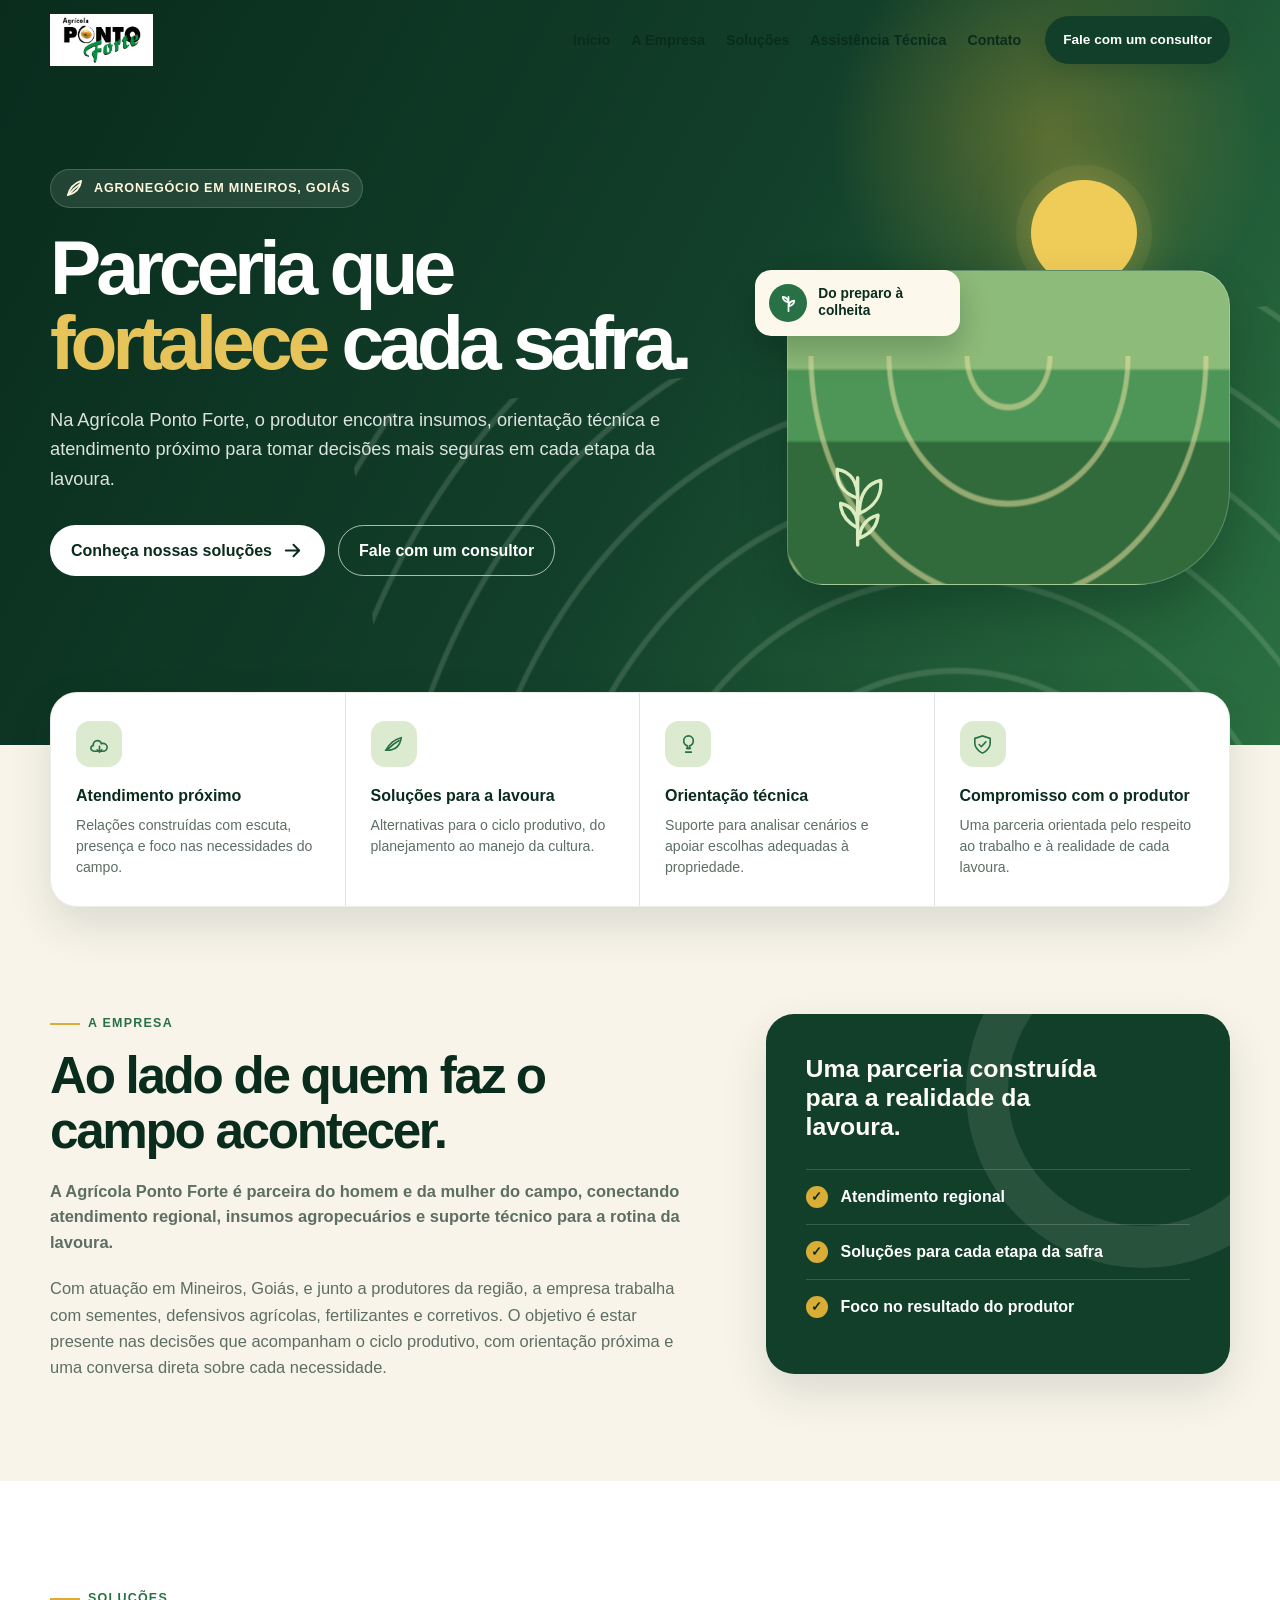
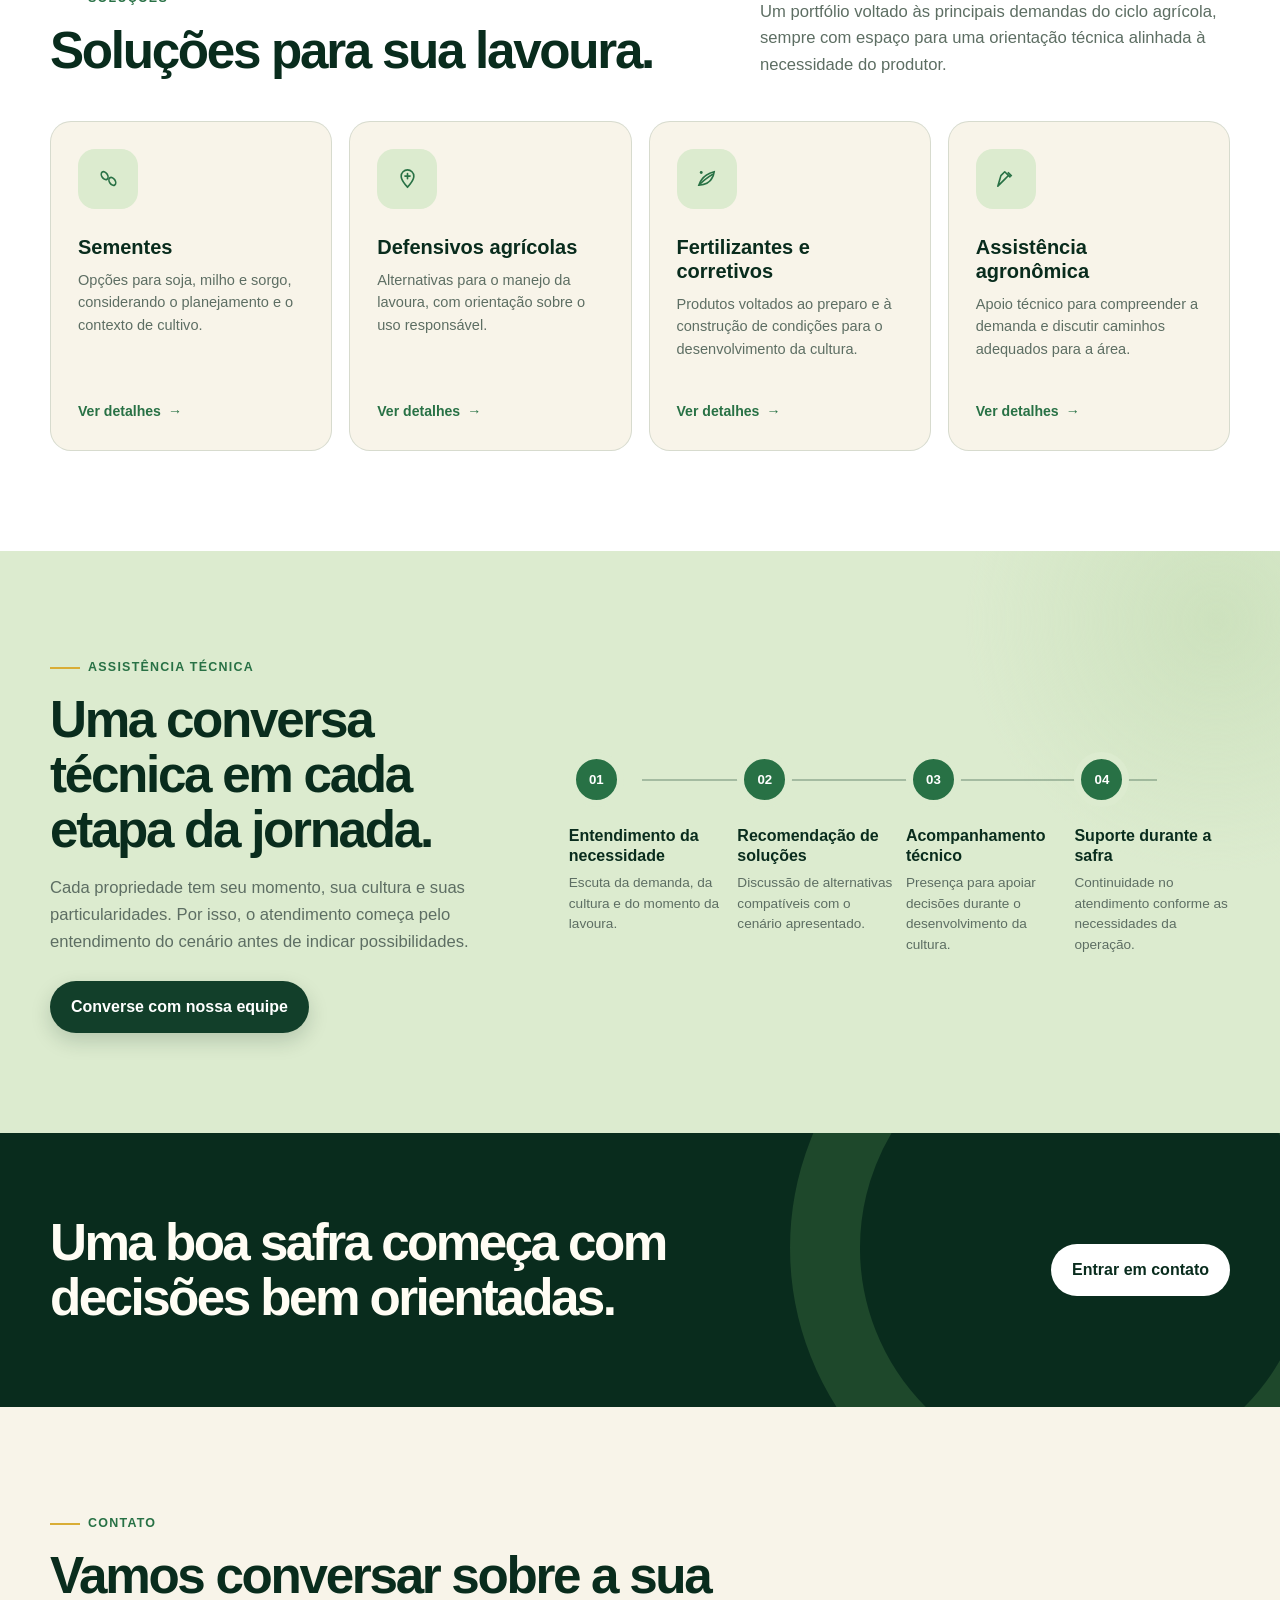
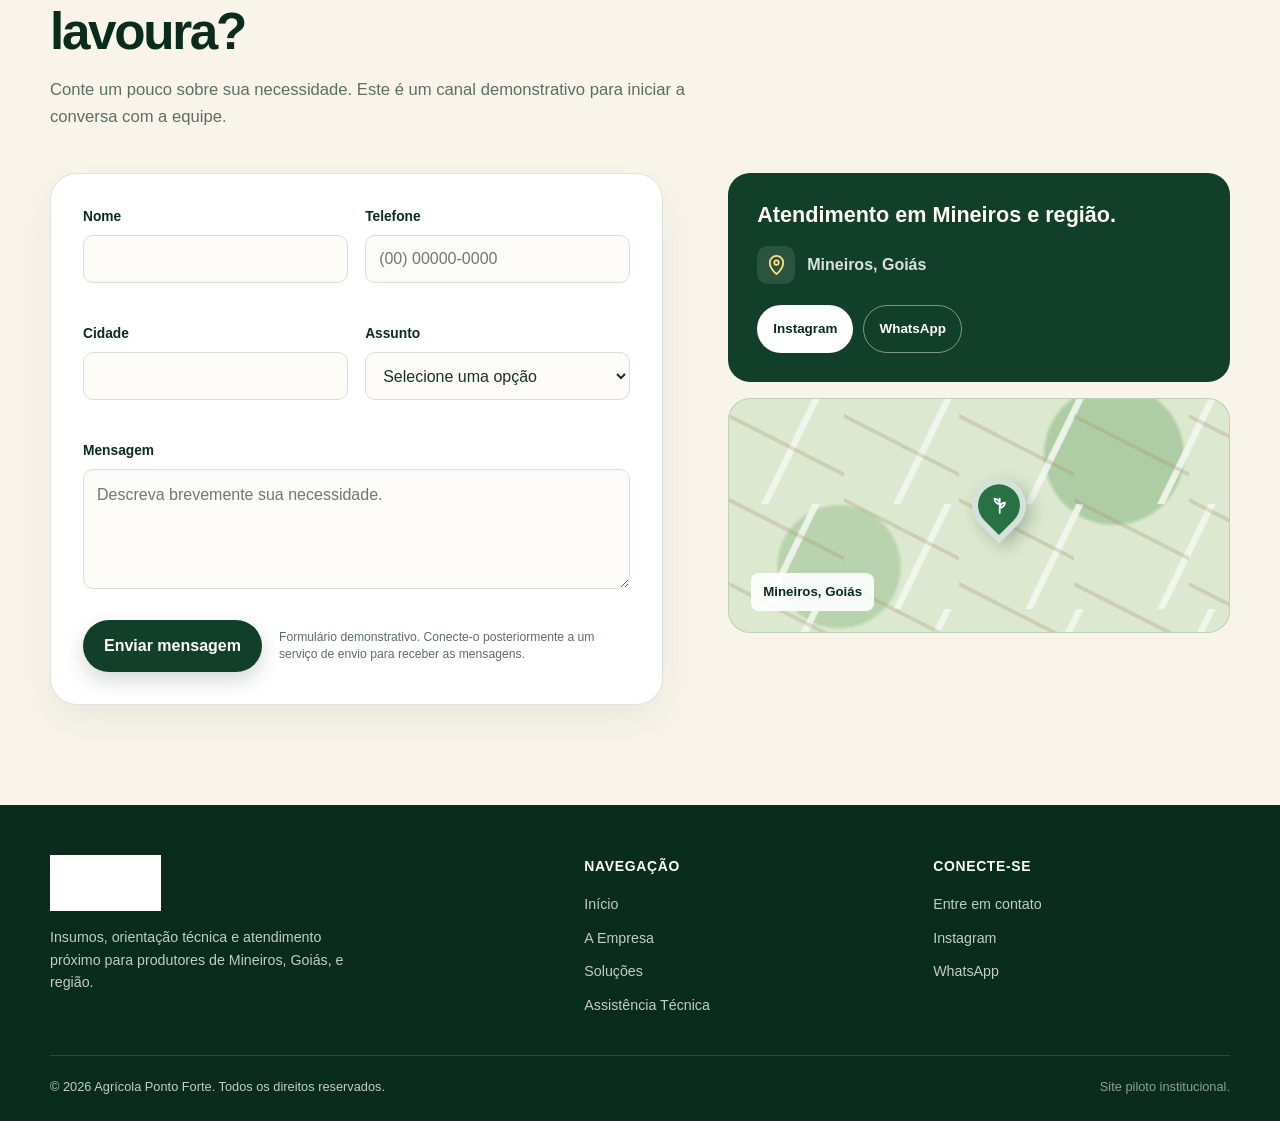
<file: index.html>
<!DOCTYPE html>
<html lang="pt-BR">
<head>
  <meta charset="UTF-8">
  <meta name="viewport" content="width=device-width, initial-scale=1.0">
  <meta name="description" content="Agrícola Ponto Forte, insumos agropecuários, orientação técnica e atendimento próximo ao produtor em Mineiros, Goiás.">
  <meta name="theme-color" content="#123f2a">
  <link rel="icon" href="data:image/svg+xml,%3Csvg xmlns='http://www.w3.org/2000/svg' viewBox='0 0 64 64'%3E%3Crect width='64' height='64' rx='14' fill='%23123f2a'/%3E%3Cpath d='M17 43c5-17 14-25 30-27-2 17-11 28-30 27Z' fill='%23d8ae3b'/%3E%3C/svg%3E">
  <title>Agrícola Ponto Forte | Parceria para cada safra</title>

  <style>
    :root {
      --deep: #092c1d;
      --primary: #123f2a;
      --green: #287145;
      --light-green: #dcebcf;
      --sand: #f8f4e9;
      --earth: #8b5e3c;
      --yellow: #d9ad36;
      --white: #fff;
      --ink: #193126;
      --muted: #5d6e63;
      --line: rgba(18, 63, 42, .14);
      --shadow: 0 18px 45px rgba(9, 44, 29, .12);
      --max: 1180px;
    }

    * { box-sizing: border-box; }
    html { scroll-behavior: smooth; scroll-padding-top: 90px; }
    body {
      margin: 0;
      color: var(--ink);
      background: var(--sand);
      font-family: Arial, Helvetica, sans-serif;
      line-height: 1.6;
      overflow-x: hidden;
    }

    body.menu-open, body.modal-open { overflow: hidden; }
    a { color: inherit; text-decoration: none; }
    button, input, textarea, select { font: inherit; }
    button { cursor: pointer; }
    img { max-width: 100%; }
    :focus-visible { outline: 3px solid var(--yellow); outline-offset: 4px; }

    .container { width: min(calc(100% - 40px), var(--max)); margin: auto; }
    .section { padding: 100px 0; }
    .label {
      display: inline-flex;
      align-items: center;
      gap: 8px;
      margin: 0 0 14px;
      color: var(--green);
      font-size: .78rem;
      font-weight: 800;
      letter-spacing: .1em;
      text-transform: uppercase;
    }

    .label::before { width: 30px; height: 2px; content: ""; background: var(--yellow); }
    h1, h2, h3, p { margin-top: 0; }
    .title {
      max-width: 720px;
      margin-bottom: 0;
      color: var(--deep);
      font-size: clamp(2rem, 4vw, 3.4rem);
      line-height: 1.08;
      letter-spacing: -.045em;
    }

    .intro {
      max-width: 680px;
      margin: 18px 0 0;
      color: var(--muted);
      font-size: 1.04rem;
    }

    .btn {
      display: inline-flex;
      align-items: center;
      justify-content: center;
      gap: 9px;
      min-height: 49px;
      padding: 12px 20px;
      border: 1px solid transparent;
      border-radius: 999px;
      font-weight: 800;
      transition: transform .2s ease, background .2s ease, border-color .2s ease;
    }

    .btn:hover { transform: translateY(-2px); }
    .primary { color: var(--white); background: var(--primary); box-shadow: 0 8px 20px rgba(9, 44, 29, .18); }
    .primary:hover { background: var(--deep); }
    .light { color: var(--deep); background: var(--white); }
    .outline { color: var(--primary); background: transparent; border-color: var(--primary); }
    .outline:hover { color: var(--white); background: var(--primary); }
    .icon { width: 23px; height: 23px; flex: 0 0 auto; }

    /* Cabeçalho */
    .header {
      position: fixed;
      z-index: 50;
      top: 0;
      width: 100%;
      border-bottom: 1px solid transparent;
      transition: background .2s ease, box-shadow .2s ease;
    }

    .header.scrolled {
      background: rgba(248, 244, 233, .95);
      border-color: var(--line);
      box-shadow: 0 8px 26px rgba(9, 44, 29, .08);
      backdrop-filter: blur(14px);
    }

    .header-inner {
      display: flex;
      align-items: center;
      justify-content: space-between;
      min-height: 80px;
      gap: 20px;
    }

    .brand img { display: block; max-width: 175px; max-height: 52px; object-fit: contain; }
    .nav-wrap { display: flex; align-items: center; gap: 24px; }
    nav ul { display: flex; gap: 21px; padding: 0; margin: 0; list-style: none; }

    nav a {
      position: relative;
      color: var(--deep);
      font-size: .89rem;
      font-weight: 700;
    }

    nav a::after {
      position: absolute;
      right: 0;
      bottom: -8px;
      left: 0;
      height: 2px;
      content: "";
      background: var(--yellow);
      transform: scaleX(0);
      transform-origin: left;
      transition: transform .2s ease;
    }

    nav a:hover::after, nav a:focus-visible::after { transform: scaleX(1); }
    .header-cta { min-height: 43px; padding-inline: 17px; font-size: .85rem; }

    .menu-toggle {
      display: none;
      width: 44px;
      height: 44px;
      padding: 0;
      color: var(--deep);
      background: transparent;
      border: 1px solid var(--line);
      border-radius: 12px;
    }

    .menu-toggle span, .menu-toggle::before, .menu-toggle::after {
      display: block;
      width: 20px;
      height: 2px;
      margin: 4px auto;
      content: "";
      background: currentColor;
      border-radius: 2px;
      transition: transform .2s ease, opacity .2s ease;
    }

    .menu-toggle[aria-expanded="true"] span { opacity: 0; }
    .menu-toggle[aria-expanded="true"]::before { transform: translateY(6px) rotate(45deg); }
    .menu-toggle[aria-expanded="true"]::after { transform: translateY(-6px) rotate(-45deg); }

    /* Hero */
    .hero {
      position: relative;
      min-height: 745px;
      padding: 160px 0 75px;
      overflow: hidden;
      color: var(--white);
      background:
        radial-gradient(circle at 82% 18%, rgba(217, 173, 54, .34), transparent 18%),
        linear-gradient(118deg, #092c1d 0%, #123f2a 52%, #2b7041 100%);
    }

    .hero::before {
      position: absolute;
      right: -15%;
      bottom: -35%;
      width: 85%;
      height: 88%;
      content: "";
      opacity: .8;
      background: repeating-radial-gradient(ellipse at 50% 100%, transparent 0 42px, rgba(220, 235, 207, .2) 44px 47px, transparent 49px 77px);
      transform: rotate(-7deg);
    }

    .hero-grid {
      display: grid;
      grid-template-columns: 1.05fr .75fr;
      align-items: center;
      gap: 60px;
    }

    .eyebrow {
      display: inline-flex;
      align-items: center;
      gap: 8px;
      padding: 7px 12px;
      margin-bottom: 22px;
      color: #fff7dc;
      background: rgba(255,255,255,.1);
      border: 1px solid rgba(255,255,255,.17);
      border-radius: 999px;
      font-size: .79rem;
      font-weight: 800;
      letter-spacing: .06em;
      text-transform: uppercase;
    }

    .hero h1 {
      max-width: 700px;
      margin-bottom: 0;
      font-size: clamp(3rem, 6vw, 5.7rem);
      line-height: .98;
      letter-spacing: -.065em;
    }

    .hero h1 strong { color: #e6c45a; }
    .hero-text { max-width: 650px; margin: 25px 0 0; color: rgba(255,255,255,.86); font-size: 1.14rem; }
    .hero-actions { display: flex; flex-wrap: wrap; gap: 13px; margin-top: 32px; }
    .hero .outline { color: var(--white); border-color: rgba(255,255,255,.65); }
    .hero .outline:hover { color: var(--deep); background: var(--white); border-color: var(--white); }

    .hero-visual { position: relative; min-height: 425px; }
    .sun {
      position: absolute;
      top: 20px;
      right: 20%;
      width: 106px;
      height: 106px;
      background: #efcc58;
      border-radius: 50%;
      box-shadow: 0 0 0 15px rgba(239,204,88,.08), 0 0 55px rgba(239,204,88,.36);
    }

    .field {
      position: absolute;
      right: 0;
      bottom: 0;
      left: 5%;
      height: 315px;
      overflow: hidden;
      background: linear-gradient(180deg, #8dbb79 0 31%, #4d9657 32% 54%, #326b3b 55%);
      border: 1px solid rgba(255,255,255,.22);
      border-radius: 36px 36px 95px 36px;
      box-shadow: 0 25px 45px rgba(3,29,17,.25);
    }

    .field::before {
      position: absolute;
      top: 27%;
      right: -12%;
      bottom: -35%;
      left: -12%;
      content: "";
      background: repeating-radial-gradient(ellipse at 50% 0%, transparent 0 38px, rgba(240,227,165,.52) 40px 43px, transparent 45px 78px);
    }

    .crop { position: absolute; z-index: 2; bottom: 28px; left: 28px; width: 85px; color: #dcecc1; }
    .crop path { fill: none; stroke: currentColor; stroke-linecap: round; stroke-linejoin: round; stroke-width: 4; }

    .badge {
      position: absolute;
      z-index: 3;
      top: 110px;
      left: -8px;
      display: flex;
      align-items: center;
      gap: 11px;
      width: 205px;
      padding: 14px;
      color: var(--deep);
      background: #fcf8eb;
      border-radius: 16px;
      box-shadow: 0 15px 30px rgba(3,29,17,.23);
      font-size: .86rem;
      font-weight: 800;
      line-height: 1.22;
    }

    .badge span {
      display: grid;
      width: 38px;
      height: 38px;
      flex: 0 0 auto;
      place-items: center;
      color: var(--white);
      background: var(--green);
      border-radius: 50%;
    }

    /* Diferenciais */
    .benefits { position: relative; z-index: 2; margin-top: -53px; }
    .benefit-grid {
      display: grid;
      grid-template-columns: repeat(4, 1fr);
      overflow: hidden;
      background: var(--white);
      border: 1px solid rgba(18,63,42,.09);
      border-radius: 27px;
      box-shadow: var(--shadow);
    }

    .benefit { padding: 28px 25px; border-right: 1px solid var(--line); }
    .benefit:last-child { border-right: 0; }
    .benefit-icon {
      display: grid;
      width: 46px;
      height: 46px;
      margin-bottom: 16px;
      place-items: center;
      color: var(--green);
      background: var(--light-green);
      border-radius: 14px;
    }

    .benefit h2 { margin-bottom: 6px; color: var(--deep); font-size: 1rem; }
    .benefit p { margin-bottom: 0; color: var(--muted); font-size: .88rem; line-height: 1.5; }

    /* Empresa */
    .about-grid {
      display: grid;
      grid-template-columns: 1.04fr .76fr;
      align-items: center;
      gap: 80px;
    }

    .about-copy p:not(.label) { max-width: 665px; margin: 20px 0 0; color: var(--muted); font-size: 1.03rem; }
    .about-copy .highlight { color: var(--deep); font-size: 1.15rem; font-weight: 700; line-height: 1.55; }

    .about-panel {
      position: relative;
      overflow: hidden;
      padding: 40px;
      color: var(--white);
      background: var(--primary);
      border-radius: 28px;
      box-shadow: var(--shadow);
    }

    .about-panel::before {
      position: absolute;
      top: -100px;
      right: -90px;
      width: 270px;
      height: 270px;
      content: "";
      border: 42px solid rgba(220,235,207,.11);
      border-radius: 50%;
    }

    .about-panel h3 { position: relative; max-width: 300px; margin-bottom: 27px; color: #fffdf4; font-size: 1.55rem; line-height: 1.18; }
    .qualitative { position: relative; padding: 0; margin: 0; list-style: none; }
    .qualitative li {
      display: flex;
      gap: 13px;
      align-items: flex-start;
      padding: 16px 0;
      border-top: 1px solid rgba(255,255,255,.16);
      font-weight: 700;
      line-height: 1.35;
    }

    .qualitative li::before {
      display: grid;
      width: 22px;
      height: 22px;
      flex: 0 0 auto;
      place-items: center;
      content: "✓";
      color: var(--deep);
      background: var(--yellow);
      border-radius: 50%;
      font-size: .8rem;
    }

    /* Soluções */
    .solutions { background: var(--white); }
    .solutions-top { display: flex; align-items: end; justify-content: space-between; gap: 30px; margin-bottom: 42px; }
    .solutions-top .intro { max-width: 470px; margin-bottom: 0; }
    .solution-grid { display: grid; grid-template-columns: repeat(4, 1fr); gap: 17px; }

    .solution {
      display: flex;
      flex-direction: column;
      min-height: 330px;
      padding: 27px;
      background: var(--sand);
      border: 1px solid var(--line);
      border-radius: 21px;
      transition: transform .22s ease, background .22s ease, box-shadow .22s ease;
    }

    .solution:hover {
      background: var(--white);
      box-shadow: 0 16px 35px rgba(9,44,29,.1);
      transform: translateY(-6px);
    }

    .solution-icon {
      display: grid;
      width: 60px;
      height: 60px;
      margin-bottom: 26px;
      place-items: center;
      color: var(--green);
      background: var(--light-green);
      border-radius: 17px;
    }

    .solution h3 { margin-bottom: 10px; color: var(--deep); font-size: 1.25rem; line-height: 1.2; }
    .solution p { margin-bottom: 22px; color: var(--muted); font-size: .91rem; line-height: 1.55; }
    .details {
      display: inline-flex;
      align-items: center;
      gap: 7px;
      width: fit-content;
      padding: 0;
      margin-top: auto;
      color: var(--green);
      background: transparent;
      border: 0;
      font-size: .88rem;
      font-weight: 800;
    }

    /* Assistência */
    .technical {
      background: radial-gradient(circle at 95% 12%, rgba(201,223,185,.78), transparent 19%), var(--light-green);
    }

    .technical-grid {
      display: grid;
      grid-template-columns: .8fr 1.2fr;
      align-items: center;
      gap: 78px;
    }

    .technical .intro { margin-bottom: 26px; }
    .timeline { position: relative; display: grid; grid-template-columns: repeat(4, 1fr); gap: 13px; padding-top: 24px; }
    .timeline::before {
      position: absolute;
      top: 51px;
      right: 11%;
      left: 11%;
      height: 2px;
      content: "";
      background: rgba(18,63,42,.28);
    }

    .step { position: relative; z-index: 1; }
    .number {
      display: grid;
      width: 55px;
      height: 55px;
      margin-bottom: 19px;
      place-items: center;
      color: var(--white);
      background: var(--green);
      border: 7px solid var(--light-green);
      border-radius: 50%;
      font-size: .83rem;
      font-weight: 800;
    }

    .step h3 { margin-bottom: 7px; color: var(--deep); font-size: 1rem; line-height: 1.25; }
    .step p { margin-bottom: 0; color: var(--muted); font-size: .85rem; line-height: 1.5; }

    /* Chamada */
    .statement {
      position: relative;
      overflow: hidden;
      padding: 82px 0;
      color: var(--white);
      background: var(--deep);
    }

    .statement::before {
      position: absolute;
      top: -180px;
      right: -100px;
      width: 450px;
      height: 450px;
      content: "";
      border: 70px solid rgba(95,157,88,.24);
      border-radius: 50%;
    }

    .statement-inner { position: relative; display: flex; align-items: center; justify-content: space-between; gap: 40px; }
    .statement h2 {
      max-width: 690px;
      margin-bottom: 0;
      color: #fffdf4;
      font-size: clamp(2rem, 4vw, 3.45rem);
      line-height: 1.08;
      letter-spacing: -.05em;
    }

    /* Contato */
    .contact-grid { display: grid; grid-template-columns: 1.1fr .9fr; gap: 65px; margin-top: 43px; }
    .form-card {
      padding: 32px;
      background: var(--white);
      border: 1px solid var(--line);
      border-radius: 27px;
      box-shadow: 0 15px 35px rgba(9,44,29,.06);
    }

    .form-grid { display: grid; grid-template-columns: 1fr 1fr; gap: 17px; }
    .form-group { display: flex; flex-direction: column; gap: 7px; }
    .form-group.full { grid-column: 1 / -1; }
    .form-group label { color: var(--deep); font-size: .86rem; font-weight: 800; }
    .form-group input, .form-group select, .form-group textarea {
      width: 100%;
      color: var(--ink);
      background: #fcfbf7;
      border: 1px solid #d8dfd5;
      border-radius: 10px;
      outline: none;
    }

    .form-group input, .form-group select { height: 48px; padding: 0 13px; }
    .form-group textarea { min-height: 120px; padding: 12px 13px; resize: vertical; }
    .form-group input:focus, .form-group select:focus, .form-group textarea:focus {
      border-color: var(--green);
      box-shadow: 0 0 0 3px rgba(40,113,69,.14);
    }

    .error { min-height: 16px; color: #a32323; font-size: .75rem; font-weight: 700; }
    .form-footer { display: flex; flex-wrap: wrap; align-items: center; gap: 17px; margin-top: 8px; }
    .form-note { flex: 1 1 220px; margin-bottom: 0; color: var(--muted); font-size: .76rem; line-height: 1.45; }
    .status {
      display: none;
      padding: 12px 14px;
      margin-top: 18px;
      color: #155831;
      background: #e6f3df;
      border-left: 4px solid var(--green);
      border-radius: 7px;
      font-size: .88rem;
      font-weight: 700;
    }

    .status.visible { display: block; }
    .contact-side { display: grid; align-content: start; gap: 16px; }
    .contact-info { padding: 29px; color: var(--white); background: var(--primary); border-radius: 22px; }
    .contact-info h3 { margin-bottom: 18px; color: #fffdf4; font-size: 1.35rem; line-height: 1.2; }
    .location { display: flex; gap: 12px; align-items: center; margin-bottom: 21px; color: rgba(255,255,255,.85); font-weight: 700; }
    .location span {
      display: grid;
      width: 38px;
      height: 38px;
      place-items: center;
      color: #fee28a;
      background: rgba(255,255,255,.1);
      border-radius: 11px;
    }

    .contact-actions { display: flex; flex-wrap: wrap; gap: 10px; }
    .contact-actions .btn { min-height: 44px; padding-inline: 15px; font-size: .84rem; }
    .contact-actions .outline { color: var(--white); border-color: rgba(255,255,255,.45); }
    .contact-actions .outline:hover { color: var(--deep); background: var(--white); border-color: var(--white); }

    .map {
      position: relative;
      min-height: 235px;
      overflow: hidden;
      background: #dce8cf;
      border: 1px solid var(--line);
      border-radius: 22px;
    }

    .map::before {
      position: absolute;
      inset: 0;
      content: "";
      opacity: .7;
      background:
        linear-gradient(27deg, transparent 45%, rgba(139,94,60,.25) 46% 48%, transparent 49%) 0 0 / 115px 84px,
        linear-gradient(116deg, transparent 45%, rgba(255,255,255,.85) 46% 49%, transparent 50%) 0 0 / 132px 105px,
        radial-gradient(circle at 77% 24%, rgba(95,157,88,.5) 0 16%, transparent 17%),
        radial-gradient(circle at 22% 72%, rgba(95,157,88,.4) 0 14%, transparent 15%);
    }

    .pin {
      position: absolute;
      z-index: 1;
      top: 50%;
      left: 54%;
      display: grid;
      width: 54px;
      height: 54px;
      place-items: center;
      color: var(--white);
      background: var(--green);
      border: 6px solid rgba(255,255,255,.8);
      border-radius: 50% 50% 50% 0;
      box-shadow: 0 8px 16px rgba(9,44,29,.23);
      transform: translate(-50%, -68%) rotate(-45deg);
    }

    .pin svg { transform: rotate(45deg); }
    .map-label {
      position: absolute;
      z-index: 2;
      bottom: 21px;
      left: 22px;
      padding: 8px 12px;
      color: var(--deep);
      background: rgba(255,255,255,.9);
      border-radius: 8px;
      font-size: .83rem;
      font-weight: 800;
    }

    /* Rodapé */
    footer { padding: 50px 0 24px; color: rgba(255,255,255,.76); background: var(--deep); }
    .footer-top { display: grid; grid-template-columns: 1.3fr .8fr .8fr; gap: 52px; padding-bottom: 37px; border-bottom: 1px solid rgba(255,255,255,.15); }
    .footer-brand img { display: block; max-width: 180px; max-height: 56px; margin-bottom: 15px; filter: brightness(0) invert(1); }
    .footer-brand p { max-width: 315px; margin-bottom: 0; font-size: .89rem; }
    .footer-column h2 { margin-bottom: 14px; color: var(--white); font-size: .87rem; letter-spacing: .05em; text-transform: uppercase; }
    .footer-column ul { padding: 0; margin: 0; list-style: none; }
    .footer-column li + li { margin-top: 8px; }
    .footer-column a { font-size: .89rem; }
    .footer-column a:hover { color: #f0cf65; }
    .footer-bottom { display: flex; flex-wrap: wrap; justify-content: space-between; gap: 10px; padding-top: 21px; font-size: .8rem; }
    .pilot { color: rgba(255,255,255,.55); }

    /* Modal */
    .modal {
      position: fixed;
      z-index: 100;
      inset: 0;
      display: grid;
      padding: 20px;
      place-items: center;
      background: rgba(3,24,15,.72);
      opacity: 0;
      pointer-events: none;
      transition: opacity .18s ease;
    }

    .modal.open { opacity: 1; pointer-events: auto; }
    .dialog {
      position: relative;
      width: min(100%, 570px);
      padding: 37px;
      background: var(--white);
      border-radius: 23px;
      box-shadow: 0 30px 80px rgba(0,0,0,.3);
      transform: translateY(15px);
      transition: transform .18s ease;
    }

    .modal.open .dialog { transform: translateY(0); }
    .close {
      position: absolute;
      top: 14px;
      right: 14px;
      width: 37px;
      height: 37px;
      color: var(--deep);
      background: var(--sand);
      border: 0;
      border-radius: 50%;
      font-size: 1.5rem;
      line-height: 1;
    }

    .modal-icon {
      display: grid;
      width: 58px;
      height: 58px;
      margin-bottom: 19px;
      place-items: center;
      color: var(--green);
      background: var(--light-green);
      border-radius: 16px;
    }

    .dialog h2 { margin-bottom: 13px; color: var(--deep); font-size: 1.8rem; line-height: 1.15; }
    .dialog p { margin-bottom: 0; color: var(--muted); }
    .dialog .btn { margin-top: 25px; }

    /* Animações */
    .reveal { opacity: 0; transform: translateY(24px); transition: opacity .65s ease, transform .65s ease; }
    .reveal.visible { opacity: 1; transform: none; }

    @media (max-width: 1040px) {
      .solution-grid { grid-template-columns: repeat(2, 1fr); }
      .about-grid, .technical-grid { gap: 45px; }
      nav ul { gap: 15px; }
    }

    @media (max-width: 820px) {
      .section { padding: 76px 0; }
      .header-inner { min-height: 72px; }
      .brand img { max-width: 148px; }
      .menu-toggle { display: block; }

      .nav-wrap {
        position: absolute;
        top: 72px;
        right: 20px;
        left: 20px;
        display: block;
        padding: 18px;
        visibility: hidden;
        background: rgba(255,255,255,.98);
        border: 1px solid var(--line);
        border-radius: 17px;
        box-shadow: var(--shadow);
        opacity: 0;
        transform: translateY(-12px);
        transition: opacity .2s ease, transform .2s ease, visibility .2s ease;
      }

      .nav-wrap.open { visibility: visible; opacity: 1; transform: translateY(0); }
      nav ul { display: block; }
      nav li + li { border-top: 1px solid var(--line); }
      nav a { display: block; padding: 13px 4px; }
      nav a::after { display: none; }
      .header-cta { display: flex; width: 100%; margin-top: 14px; }

      .hero { min-height: auto; padding-top: 136px; }
      .hero-grid, .about-grid, .technical-grid, .contact-grid { grid-template-columns: 1fr; }
      .hero-visual { max-width: 550px; width: 100%; min-height: 360px; margin: auto; }
      .benefits { margin-top: -30px; }
      .benefit-grid { grid-template-columns: repeat(2, 1fr); }
      .benefit:nth-child(2) { border-right: 0; }
      .benefit:nth-child(-n+2) { border-bottom: 1px solid var(--line); }
      .solutions-top { display: block; }
      .solutions-top .intro { margin-top: 18px; }
      .statement-inner { display: block; }
      .statement .btn { margin-top: 26px; }
      .footer-top { grid-template-columns: 1fr 1fr; }
      .footer-brand { grid-column: 1 / -1; }
    }

    @media (max-width: 560px) {
      .container { width: min(calc(100% - 30px), var(--max)); }
      .section { padding: 63px 0; }
      .hero { padding-top: 120px; }
      .hero h1 { font-size: clamp(2.65rem, 14vw, 4rem); }
      .hero-actions, .hero-actions .btn { width: 100%; }
      .hero-visual { min-height: 305px; }
      .field { left: 0; height: 250px; border-radius: 25px 25px 75px 25px; }
      .sun { top: 0; right: 6%; width: 78px; height: 78px; }
      .badge { top: 80px; left: 0; }
      .crop { bottom: 18px; left: 18px; width: 65px; }

      .benefit-grid, .solution-grid, .form-grid, .footer-top { grid-template-columns: 1fr; }
      .benefit { border-right: 0; border-bottom: 1px solid var(--line); }
      .benefit:last-child { border-bottom: 0; }
      .solution { min-height: 0; }
      .about-panel, .form-card { padding: 27px; }

      .timeline { grid-template-columns: 1fr; gap: 21px; padding-left: 6px; }
      .timeline::before { top: 42px; bottom: 40px; left: 27px; width: 2px; height: auto; }
      .step { display: grid; grid-template-columns: 65px 1fr; column-gap: 12px; }
      .number { grid-row: span 2; margin: 0; }
      .step p { margin-top: 5px; }
      .footer-brand { grid-column: auto; }
      .dialog { padding: 30px 24px; }
    }

    @media (prefers-reduced-motion: reduce) {
      *, *::before, *::after {
        scroll-behavior: auto !important;
        transition-duration: .01ms !important;
        animation-duration: .01ms !important;
      }

      .reveal { opacity: 1; transform: none; }
    }
  </style>
</head>

<body>
  <!-- Cabeçalho -->
  <header class="header" id="topo">
    <div class="container header-inner">
      <a class="brand" href="#inicio" aria-label="Agrícola Ponto Forte, voltar ao início">
        <img src="pontoforte.png" alt="Logo da Agrícola Ponto Forte">
      </a>

      <button class="menu-toggle" type="button" aria-label="Abrir menu de navegação" aria-expanded="false" aria-controls="menu-principal">
        <span></span>
      </button>

      <div class="nav-wrap" id="menu-principal">
        <nav aria-label="Navegação principal">
          <ul>
            <li><a href="#inicio">Início</a></li>
            <li><a href="#empresa">A Empresa</a></li>
            <li><a href="#solucoes">Soluções</a></li>
            <li><a href="#assistencia">Assistência Técnica</a></li>
            <li><a href="#contato">Contato</a></li>
          </ul>
        </nav>
        <a class="btn primary header-cta" href="#contato">Fale com um consultor</a>
      </div>
    </div>
  </header>

  <main>
    <!-- Hero -->
    <section class="hero" id="inicio" aria-labelledby="hero-titulo">
      <div class="container hero-grid">
        <div class="reveal">
          <p class="eyebrow">
            <svg class="icon" viewBox="0 0 24 24" fill="none" aria-hidden="true">
              <path d="M5 19C7 11.5 11.4 6.5 19 4c-1 7.7-5.4 12.7-14 15Z" stroke="currentColor" stroke-width="1.8" stroke-linejoin="round"></path>
              <path d="M6 18c3.7-4.4 6.8-7.2 11.7-10.4" stroke="currentColor" stroke-width="1.8" stroke-linecap="round"></path>
            </svg>
            Agronegócio em Mineiros, Goiás
          </p>

          <h1 id="hero-titulo">Parceria que <strong>fortalece</strong> cada safra.</h1>
          <p class="hero-text">Na Agrícola Ponto Forte, o produtor encontra insumos, orientação técnica e atendimento próximo para tomar decisões mais seguras em cada etapa da lavoura.</p>

          <div class="hero-actions">
            <a class="btn light" href="#solucoes">
              Conheça nossas soluções
              <svg class="icon" viewBox="0 0 24 24" fill="none" aria-hidden="true">
                <path d="M5 12h13M13 6l6 6-6 6" stroke="currentColor" stroke-width="2" stroke-linecap="round" stroke-linejoin="round"></path>
              </svg>
            </a>
            <a class="btn outline" href="#contato">Fale com um consultor</a>
          </div>
        </div>

        <div class="hero-visual reveal" aria-hidden="true">
          <div class="sun"></div>
          <div class="field">
            <svg class="crop" viewBox="0 0 100 120">
              <path d="M49 107V28"></path>
              <path d="M49 52C31 46 24 33 25 18c16 3 24 14 24 34Z"></path>
              <path d="M51 70c18-8 27-22 25-39-17 4-25 18-25 39Z"></path>
              <path d="M49 87c-13-7-20-17-20-29 13 3 20 12 20 29Z"></path>
              <path d="M51 99c13-5 21-14 22-27-14 4-21 13-22 27Z"></path>
            </svg>
          </div>

          <div class="badge">
            <span>
              <svg class="icon" viewBox="0 0 24 24" fill="none" aria-hidden="true">
                <path d="M12 20V5M12 11c-4.1-1.2-6-3.7-6-6 3.5.3 5.5 2.3 6 6Zm0 4c4-1.1 6-3.6 6-6-3.4.2-5.5 2.2-6 6Z" stroke="currentColor" stroke-width="1.8" stroke-linecap="round" stroke-linejoin="round"></path>
              </svg>
            </span>
            Do preparo à colheita
          </div>
        </div>
      </div>
    </section>

    <!-- Diferenciais -->
    <section class="benefits" aria-label="Diferenciais da Agrícola Ponto Forte">
      <div class="container">
        <div class="benefit-grid reveal">
          <article class="benefit">
            <div class="benefit-icon">
              <svg class="icon" viewBox="0 0 24 24" fill="none" aria-hidden="true">
                <path d="M7 19c-2.2 0-4-1.4-4-3.2 0-1.3 1-2.4 2.5-2.9A4.3 4.3 0 0 1 9.8 8c2 0 3.6 1.3 4.1 3.1.5-.2 1-.3 1.6-.3 2.5 0 4.5 1.8 4.5 4.1S18 19 15.5 19H7Z" stroke="currentColor" stroke-width="1.7"></path>
                <path d="M12 14v6M9.5 17.5 12 20l2.5-2.5" stroke="currentColor" stroke-width="1.7" stroke-linecap="round"></path>
              </svg>
            </div>
            <h2>Atendimento próximo</h2>
            <p>Relações construídas com escuta, presença e foco nas necessidades do campo.</p>
          </article>

          <article class="benefit">
            <div class="benefit-icon">
              <svg class="icon" viewBox="0 0 24 24" fill="none" aria-hidden="true">
                <path d="M4 18c4-7 7.7-10.9 16-13-1.2 8.1-6.1 13.4-16 13Z" stroke="currentColor" stroke-width="1.7"></path>
                <path d="M5 18c4.3-4.4 7.4-7.1 12.8-10.1" stroke="currentColor" stroke-width="1.7" stroke-linecap="round"></path>
              </svg>
            </div>
            <h2>Soluções para a lavoura</h2>
            <p>Alternativas para o ciclo produtivo, do planejamento ao manejo da cultura.</p>
          </article>

          <article class="benefit">
            <div class="benefit-icon">
              <svg class="icon" viewBox="0 0 24 24" fill="none" aria-hidden="true">
                <path d="M12 3a5 5 0 0 0-5 5c0 2.5 1.6 4.5 3.8 5.3V16h2.4v-2.7A5.7 5.7 0 0 0 17 8a5 5 0 0 0-5-5Z" stroke="currentColor" stroke-width="1.7"></path>
                <path d="M9 20h6M10 16h4" stroke="currentColor" stroke-width="1.7" stroke-linecap="round"></path>
              </svg>
            </div>
            <h2>Orientação técnica</h2>
            <p>Suporte para analisar cenários e apoiar escolhas adequadas à propriedade.</p>
          </article>

          <article class="benefit">
            <div class="benefit-icon">
              <svg class="icon" viewBox="0 0 24 24" fill="none" aria-hidden="true">
                <path d="M12 21s8-3.6 8-10.2V5.6L12 3 4 5.6v5.2C4 17.4 12 21 12 21Z" stroke="currentColor" stroke-width="1.7"></path>
                <path d="m8.5 12 2.3 2.3 4.7-5" stroke="currentColor" stroke-width="1.7" stroke-linecap="round"></path>
              </svg>
            </div>
            <h2>Compromisso com o produtor</h2>
            <p>Uma parceria orientada pelo respeito ao trabalho e à realidade de cada lavoura.</p>
          </article>
        </div>
      </div>
    </section>

    <!-- A Empresa -->
    <section class="section" id="empresa" aria-labelledby="empresa-titulo">
      <div class="container about-grid">
        <div class="about-copy reveal">
          <p class="label">A Empresa</p>
          <h2 class="title" id="empresa-titulo">Ao lado de quem faz o campo acontecer.</h2>
          <p class="highlight">A Agrícola Ponto Forte é parceira do homem e da mulher do campo, conectando atendimento regional, insumos agropecuários e suporte técnico para a rotina da lavoura.</p>
          <p>Com atuação em Mineiros, Goiás, e junto a produtores da região, a empresa trabalha com sementes, defensivos agrícolas, fertilizantes e corretivos. O objetivo é estar presente nas decisões que acompanham o ciclo produtivo, com orientação próxima e uma conversa direta sobre cada necessidade.</p>
        </div>

        <aside class="about-panel reveal" aria-label="Pontos de atuação">
          <h3>Uma parceria construída para a realidade da lavoura.</h3>
          <ul class="qualitative">
            <li>Atendimento regional</li>
            <li>Soluções para cada etapa da safra</li>
            <li>Foco no resultado do produtor</li>
          </ul>
        </aside>
      </div>
    </section>

    <!-- Soluções -->
    <section class="section solutions" id="solucoes" aria-labelledby="solucoes-titulo">
      <div class="container">
        <div class="solutions-top reveal">
          <div>
            <p class="label">Soluções</p>
            <h2 class="title" id="solucoes-titulo">Soluções para sua lavoura.</h2>
          </div>
          <p class="intro">Um portfólio voltado às principais demandas do ciclo agrícola, sempre com espaço para uma orientação técnica alinhada à necessidade do produtor.</p>
        </div>

        <div class="solution-grid">
          <article class="solution reveal">
            <div class="solution-icon">
              <svg class="icon" viewBox="0 0 24 24" fill="none" aria-hidden="true">
                <ellipse cx="8" cy="9" rx="3" ry="4.5" stroke="currentColor" stroke-width="1.7" transform="rotate(-34 8 9)"></ellipse>
                <ellipse cx="16" cy="15" rx="3" ry="4.5" stroke="currentColor" stroke-width="1.7" transform="rotate(-34 16 15)"></ellipse>
              </svg>
            </div>
            <h3>Sementes</h3>
            <p>Opções para soja, milho e sorgo, considerando o planejamento e o contexto de cultivo.</p>
            <button class="details" type="button" data-solution="sementes">Ver detalhes <span>→</span></button>
          </article>

          <article class="solution reveal">
            <div class="solution-icon">
              <svg class="icon" viewBox="0 0 24 24" fill="none" aria-hidden="true">
                <path d="M12 21c4.4-4.7 6.6-8.1 6.6-11.4A6.6 6.6 0 1 0 5.4 9.6C5.4 12.9 7.6 16.3 12 21Z" stroke="currentColor" stroke-width="1.7"></path>
                <path d="M12 6.8v5.4M9.3 9.5h5.4" stroke="currentColor" stroke-width="1.7" stroke-linecap="round"></path>
              </svg>
            </div>
            <h3>Defensivos agrícolas</h3>
            <p>Alternativas para o manejo da lavoura, com orientação sobre o uso responsável.</p>
            <button class="details" type="button" data-solution="defensivos">Ver detalhes <span>→</span></button>
          </article>

          <article class="solution reveal">
            <div class="solution-icon">
              <svg class="icon" viewBox="0 0 24 24" fill="none" aria-hidden="true">
                <path d="M4 19c2.2-7.1 7.4-11.8 16-14-1.1 8.4-6.4 13.3-16 14Z" stroke="currentColor" stroke-width="1.7"></path>
                <path d="M5 18c4.7-4.6 8.2-7.5 13.2-10.2" stroke="currentColor" stroke-width="1.7" stroke-linecap="round"></path>
                <circle cx="6.5" cy="5.7" r="1.5" fill="currentColor"></circle>
              </svg>
            </div>
            <h3>Fertilizantes e corretivos</h3>
            <p>Produtos voltados ao preparo e à construção de condições para o desenvolvimento da cultura.</p>
            <button class="details" type="button" data-solution="fertilizantes">Ver detalhes <span>→</span></button>
          </article>

          <article class="solution reveal">
            <div class="solution-icon">
              <svg class="icon" viewBox="0 0 24 24" fill="none" aria-hidden="true">
                <path d="m14.5 5.5 4 4M13.2 6.8l4 4M4 20l7.1-7.1 4-4-3.9-3.9-4 4L4 20Z" stroke="currentColor" stroke-width="1.7" stroke-linejoin="round"></path>
              </svg>
            </div>
            <h3>Assistência agronômica</h3>
            <p>Apoio técnico para compreender a demanda e discutir caminhos adequados para a área.</p>
            <button class="details" type="button" data-solution="assistencia">Ver detalhes <span>→</span></button>
          </article>
        </div>
      </div>
    </section>

    <!-- Assistência Técnica -->
    <section class="section technical" id="assistencia" aria-labelledby="assistencia-titulo">
      <div class="container technical-grid">
        <div class="reveal">
          <p class="label">Assistência Técnica</p>
          <h2 class="title" id="assistencia-titulo">Uma conversa técnica em cada etapa da jornada.</h2>
          <p class="intro">Cada propriedade tem seu momento, sua cultura e suas particularidades. Por isso, o atendimento começa pelo entendimento do cenário antes de indicar possibilidades.</p>
          <a class="btn primary" href="#contato">Converse com nossa equipe</a>
        </div>

        <div class="timeline reveal" aria-label="Etapas da assistência técnica">
          <article class="step">
            <div class="number">01</div>
            <h3>Entendimento da necessidade</h3>
            <p>Escuta da demanda, da cultura e do momento da lavoura.</p>
          </article>
          <article class="step">
            <div class="number">02</div>
            <h3>Recomendação de soluções</h3>
            <p>Discussão de alternativas compatíveis com o cenário apresentado.</p>
          </article>
          <article class="step">
            <div class="number">03</div>
            <h3>Acompanhamento técnico</h3>
            <p>Presença para apoiar decisões durante o desenvolvimento da cultura.</p>
          </article>
          <article class="step">
            <div class="number">04</div>
            <h3>Suporte durante a safra</h3>
            <p>Continuidade no atendimento conforme as necessidades da operação.</p>
          </article>
        </div>
      </div>
    </section>

    <!-- Chamada institucional -->
    <section class="statement" aria-labelledby="chamada-titulo">
      <div class="container statement-inner reveal">
        <h2 id="chamada-titulo">Uma boa safra começa com decisões bem orientadas.</h2>
        <a class="btn light" href="#contato">Entrar em contato</a>
      </div>
    </section>

    <!-- Contato -->
    <section class="section" id="contato" aria-labelledby="contato-titulo">
      <div class="container">
        <div class="reveal">
          <p class="label">Contato</p>
          <h2 class="title" id="contato-titulo">Vamos conversar sobre a sua lavoura?</h2>
          <p class="intro">Conte um pouco sobre sua necessidade. Este é um canal demonstrativo para iniciar a conversa com a equipe.</p>
        </div>

        <div class="contact-grid">
          <div class="form-card reveal">
            <form id="contact-form" novalidate>
              <div class="form-grid">
                <div class="form-group">
                  <label for="nome">Nome</label>
                  <input id="nome" type="text" autocomplete="name" required>
                  <span class="error" id="nome-error"></span>
                </div>

                <div class="form-group">
                  <label for="telefone">Telefone</label>
                  <input id="telefone" type="tel" inputmode="tel" autocomplete="tel" placeholder="(00) 00000-0000" required>
                  <span class="error" id="telefone-error"></span>
                </div>

                <div class="form-group">
                  <label for="cidade">Cidade</label>
                  <input id="cidade" type="text" autocomplete="address-level2" required>
                  <span class="error" id="cidade-error"></span>
                </div>

                <div class="form-group">
                  <label for="assunto">Assunto</label>
                  <select id="assunto" required>
                    <option value="">Selecione uma opção</option>
                    <option value="sementes">Sementes</option>
                    <option value="defensivos">Defensivos agrícolas</option>
                    <option value="fertilizantes">Fertilizantes e corretivos</option>
                    <option value="assistencia">Assistência agronômica</option>
                    <option value="outro">Outro assunto</option>
                  </select>
                  <span class="error" id="assunto-error"></span>
                </div>

                <div class="form-group full">
                  <label for="mensagem">Mensagem</label>
                  <textarea id="mensagem" placeholder="Descreva brevemente sua necessidade." required></textarea>
                  <span class="error" id="mensagem-error"></span>
                </div>
              </div>

              <div class="form-footer">
                <button class="btn primary" type="submit">Enviar mensagem</button>
                <p class="form-note">Formulário demonstrativo. Conecte-o posteriormente a um serviço de envio para receber as mensagens.</p>
              </div>

              <div class="status" id="form-status" role="status" aria-live="polite"></div>
            </form>
          </div>

          <aside class="contact-side reveal" aria-label="Canais de contato e localização">
            <div class="contact-info">
              <h3>Atendimento em Mineiros e região.</h3>
              <p class="location">
                <span>
                  <svg class="icon" viewBox="0 0 24 24" fill="none" aria-hidden="true">
                    <path d="M12 21s7-6.4 7-12a7 7 0 1 0-14 0c0 5.6 7 12 7 12Z" stroke="currentColor" stroke-width="1.8"></path>
                    <circle cx="12" cy="9" r="2.3" stroke="currentColor" stroke-width="1.8"></circle>
                  </svg>
                </span>
                Mineiros, Goiás
              </p>

              <div class="contact-actions">
                <a class="btn light" href="https://www.instagram.com/agricolapontoforte_/" target="_blank" rel="noopener noreferrer">Instagram</a>

                <!-- Substitua SEU_NUMERO_AQUI pelo WhatsApp comercial com DDI e DDD -->
                <a class="btn outline" href="https://wa.me/SEU_NUMERO_AQUI" target="_blank" rel="noopener noreferrer">WhatsApp</a>
              </div>
            </div>

            <div class="map" role="img" aria-label="Mapa ilustrativo indicando Mineiros, Goiás">
              <div class="pin">
                <svg class="icon" viewBox="0 0 24 24" fill="none" aria-hidden="true">
                  <path d="M12 20V5M12 11c-3.7-1.1-5.4-3.4-5.4-5.9 3.1.2 5 2.1 5.4 5.9Zm0 4c3.6-1 5.4-3.3 5.4-5.8-3 .2-5 2.1-5.4 5.8Z" stroke="currentColor" stroke-width="1.8" stroke-linecap="round"></path>
                </svg>
              </div>
              <span class="map-label">Mineiros, Goiás</span>
            </div>
          </aside>
        </div>
      </div>
    </section>
  </main>

  <!-- Rodapé -->
  <footer>
    <div class="container">
      <div class="footer-top">
        <div class="footer-brand">
          <img src="pontoforte.png" alt="Logo da Agrícola Ponto Forte">
          <p>Insumos, orientação técnica e atendimento próximo para produtores de Mineiros, Goiás, e região.</p>
        </div>

        <div class="footer-column">
          <h2>Navegação</h2>
          <ul>
            <li><a href="#inicio">Início</a></li>
            <li><a href="#empresa">A Empresa</a></li>
            <li><a href="#solucoes">Soluções</a></li>
            <li><a href="#assistencia">Assistência Técnica</a></li>
          </ul>
        </div>

        <div class="footer-column">
          <h2>Conecte-se</h2>
          <ul>
            <li><a href="#contato">Entre em contato</a></li>
            <li><a href="https://www.instagram.com/agricolapontoforte_/" target="_blank" rel="noopener noreferrer">Instagram</a></li>
            <li><a href="https://wa.me/SEU_NUMERO_AQUI" target="_blank" rel="noopener noreferrer">WhatsApp</a></li>
          </ul>
        </div>
      </div>

      <div class="footer-bottom">
        <span>© <span id="year"></span> Agrícola Ponto Forte. Todos os direitos reservados.</span>
        <span class="pilot">Site piloto institucional.</span>
      </div>
    </div>
  </footer>

  <!-- Modal de soluções -->
  <div class="modal" id="modal" role="dialog" aria-modal="true" aria-labelledby="modal-title" aria-describedby="modal-text">
    <div class="dialog">
      <button class="close" id="modal-close" type="button" aria-label="Fechar detalhes">×</button>
      <div class="modal-icon" id="modal-icon" aria-hidden="true"></div>
      <h2 id="modal-title"></h2>
      <p id="modal-text"></p>
      <a class="btn primary" id="modal-contact" href="#contato">Conversar com a equipe</a>
    </div>
  </div>

  <script>
    (() => {
      const header = document.querySelector(".header");
      const menuButton = document.querySelector(".menu-toggle");
      const navWrap = document.querySelector(".nav-wrap");
      const menuLinks = document.querySelectorAll("nav a, .header-cta");

      document.getElementById("year").textContent = new Date().getFullYear();

      function updateHeader() {
        header.classList.toggle("scrolled", window.scrollY > 16);
      }

      updateHeader();
      window.addEventListener("scroll", updateHeader, { passive: true });

      menuButton.addEventListener("click", () => {
        const opened = menuButton.getAttribute("aria-expanded") === "true";
        menuButton.setAttribute("aria-expanded", String(!opened));
        menuButton.setAttribute("aria-label", opened ? "Abrir menu de navegação" : "Fechar menu de navegação");
        navWrap.classList.toggle("open", !opened);
        document.body.classList.toggle("menu-open", !opened);
      });

      menuLinks.forEach((link) => {
        link.addEventListener("click", () => {
          menuButton.setAttribute("aria-expanded", "false");
          menuButton.setAttribute("aria-label", "Abrir menu de navegação");
          navWrap.classList.remove("open");
          document.body.classList.remove("menu-open");
        });
      });

      const revealItems = document.querySelectorAll(".reveal");
      const reducedMotion = window.matchMedia("(prefers-reduced-motion: reduce)").matches;

      if (reducedMotion || !("IntersectionObserver" in window)) {
        revealItems.forEach((item) => item.classList.add("visible"));
      } else {
        const observer = new IntersectionObserver((entries, currentObserver) => {
          entries.forEach((entry) => {
            if (entry.isIntersecting) {
              entry.target.classList.add("visible");
              currentObserver.unobserve(entry.target);
            }
          });
        }, { threshold: .12 });

        revealItems.forEach((item) => observer.observe(item));
      }

      const data = {
        sementes: {
          title: "Sementes",
          text: "A Agrícola Ponto Forte trabalha com sementes de soja, milho e sorgo. A escolha pode ser discutida considerando a cultura, o planejamento da área e as condições apresentadas pelo produtor.",
          icon: `<svg class="icon" viewBox="0 0 24 24" fill="none"><ellipse cx="8" cy="9" rx="3" ry="4.5" stroke="currentColor" stroke-width="1.7" transform="rotate(-34 8 9)"></ellipse><ellipse cx="16" cy="15" rx="3" ry="4.5" stroke="currentColor" stroke-width="1.7" transform="rotate(-34 16 15)"></ellipse></svg>`
        },
        defensivos: {
          title: "Defensivos agrícolas",
          text: "As soluções em defensivos agrícolas integram o manejo da lavoura e devem ser avaliadas com atenção ao diagnóstico técnico, à cultura e às orientações de uso aplicáveis.",
          icon: `<svg class="icon" viewBox="0 0 24 24" fill="none"><path d="M12 21c4.4-4.7 6.6-8.1 6.6-11.4A6.6 6.6 0 1 0 5.4 9.6C5.4 12.9 7.6 16.3 12 21Z" stroke="currentColor" stroke-width="1.7"></path><path d="M12 6.8v5.4M9.3 9.5h5.4" stroke="currentColor" stroke-width="1.7" stroke-linecap="round"></path></svg>`
        },
        fertilizantes: {
          title: "Fertilizantes e corretivos",
          text: "Fertilizantes e corretivos fazem parte das decisões ligadas ao preparo e ao manejo da área. A orientação técnica ajuda a conversar sobre alternativas conforme as necessidades identificadas.",
          icon: `<svg class="icon" viewBox="0 0 24 24" fill="none"><path d="M4 19c2.2-7.1 7.4-11.8 16-14-1.1 8.4-6.4 13.3-16 14Z" stroke="currentColor" stroke-width="1.7"></path><path d="M5 18c4.7-4.6 8.2-7.5 13.2-10.2" stroke="currentColor" stroke-width="1.7" stroke-linecap="round"></path></svg>`
        },
        assistencia: {
          title: "Assistência agronômica",
          text: "O suporte agronômico parte do entendimento da demanda e acompanha as decisões ao longo da safra. A proposta é oferecer uma conversa técnica próxima da realidade da propriedade.",
          icon: `<svg class="icon" viewBox="0 0 24 24" fill="none"><path d="m14.5 5.5 4 4M13.2 6.8l4 4M4 20l7.1-7.1 4-4-3.9-3.9-4 4L4 20Z" stroke="currentColor" stroke-width="1.7" stroke-linejoin="round"></path></svg>`
        }
      };

      const modal = document.getElementById("modal");
      const modalClose = document.getElementById("modal-close");
      const modalTitle = document.getElementById("modal-title");
      const modalText = document.getElementById("modal-text");
      const modalIcon = document.getElementById("modal-icon");
      const modalContact = document.getElementById("modal-contact");
      let lastFocus = null;

      function openModal(type) {
        const item = data[type];
        if (!item) return;

        lastFocus = document.activeElement;
        modalTitle.textContent = item.title;
        modalText.textContent = item.text;
        modalIcon.innerHTML = item.icon;
        modal.classList.add("open");
        document.body.classList.add("modal-open");
        modalClose.focus();
      }

      function closeModal() {
        modal.classList.remove("open");
        document.body.classList.remove("modal-open");
        if (lastFocus) lastFocus.focus();
      }

      document.querySelectorAll(".details").forEach((button) => {
        button.addEventListener("click", () => openModal(button.dataset.solution));
      });

      modalClose.addEventListener("click", closeModal);
      modalContact.addEventListener("click", closeModal);

      modal.addEventListener("click", (event) => {
        if (event.target === modal) closeModal();
      });

      document.addEventListener("keydown", (event) => {
        if (event.key === "Escape" && modal.classList.contains("open")) closeModal();
      });

      const form = document.getElementById("contact-form");
      const status = document.getElementById("form-status");
      const fields = ["nome", "telefone", "cidade", "assunto", "mensagem"];

      function error(field, message) {
        document.getElementById(`${field}-error`).textContent = message;
      }

      function clearErrors() {
        fields.forEach((field) => error(field, ""));
        status.classList.remove("visible");
        status.textContent = "";
      }

      document.getElementById("telefone").addEventListener("input", (event) => {
        const numbers = event.target.value.replace(/\D/g, "").slice(0, 11);
        let value = numbers;

        if (numbers.length > 2) value = `(${numbers.slice(0, 2)}) ${numbers.slice(2)}`;
        if (numbers.length > 6) value = `(${numbers.slice(0, 2)}) ${numbers.slice(2, 7)}-${numbers.slice(7)}`;

        event.target.value = value;
      });

      form.addEventListener("submit", (event) => {
        event.preventDefault();
        clearErrors();

        const nome = document.getElementById("nome").value.trim();
        const telefone = document.getElementById("telefone").value.replace(/\D/g, "");
        const cidade = document.getElementById("cidade").value.trim();
        const assunto = document.getElementById("assunto").value;
        const mensagem = document.getElementById("mensagem").value.trim();
        let valid = true;

        if (nome.length < 2) {
          error("nome", "Informe seu nome.");
          valid = false;
        }

        if (telefone.length < 10) {
          error("telefone", "Informe um telefone válido com DDD.");
          valid = false;
        }

        if (cidade.length < 2) {
          error("cidade", "Informe sua cidade.");
          valid = false;
        }

        if (!assunto) {
          error("assunto", "Selecione um assunto.");
          valid = false;
        }

        if (mensagem.length < 10) {
          error("mensagem", "Escreva uma mensagem com pelo menos 10 caracteres.");
          valid = false;
        }

        if (!valid) {
          const firstError = document.querySelector(".error:not(:empty)");
          if (firstError) document.getElementById(firstError.id.replace("-error", "")).focus();
          return;
        }

        form.reset();
        status.textContent = "Mensagem registrada nesta demonstração. Para receber contatos reais, conecte este formulário a um serviço de envio.";
        status.classList.add("visible");
      });
    })();
  </script>
</body>
</html>
</file>
